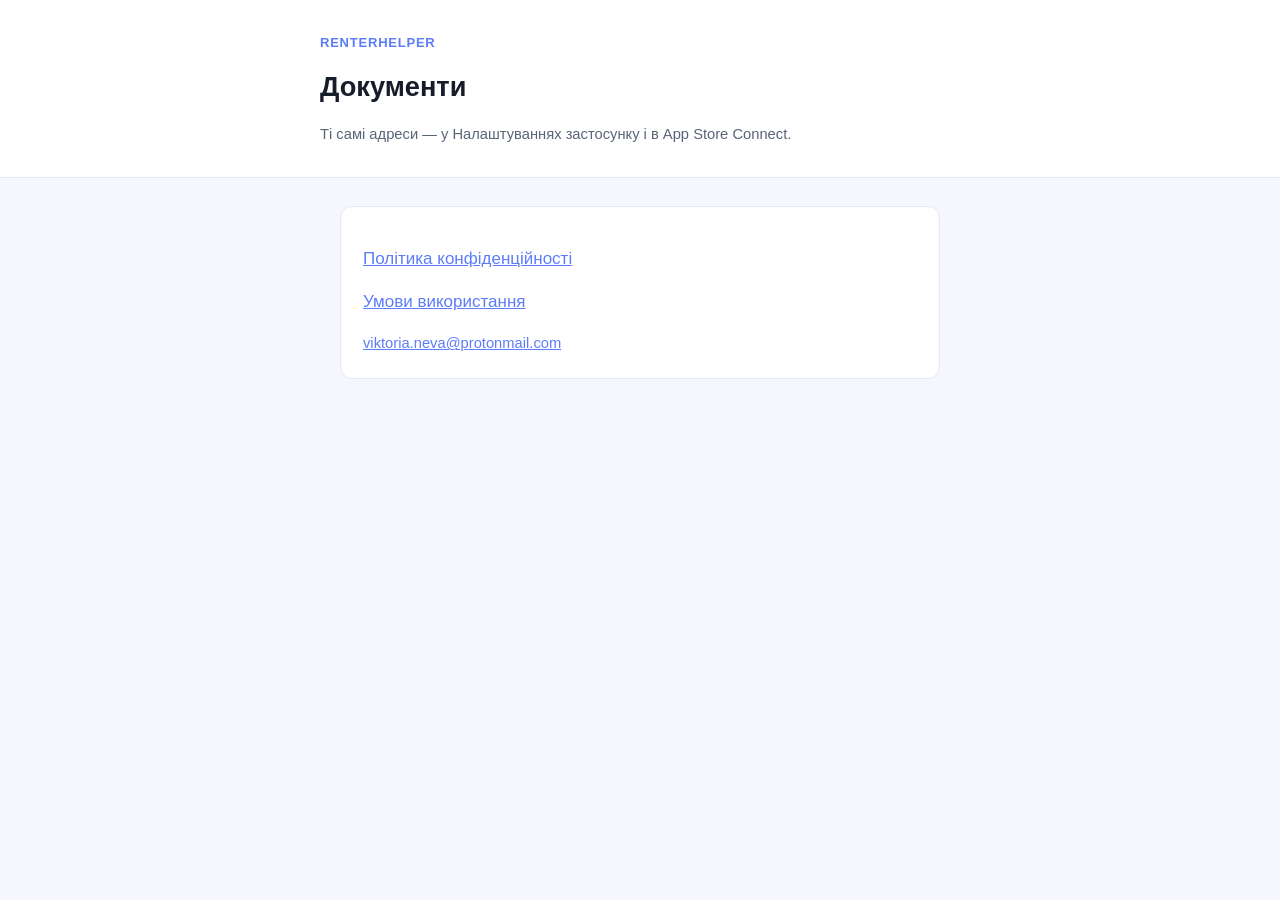
<file: index.html>
<!DOCTYPE html>
<html lang="uk">
<head>
  <meta charset="utf-8">
  <meta name="viewport" content="width=device-width, initial-scale=1">
  <title>RenterHelper</title>
  <link rel="stylesheet" href="style.css">
</head>
<body>
  <header>
    <div class="wrap">
      <p class="brand">RenterHelper</p>
      <h1>Документи</h1>
      <p class="updated">Ті самі адреси — у Налаштуваннях застосунку і в App Store Connect.</p>
    </div>
  </header>
  <main>
    <article>
      <p><a href="https://viktoriafox.github.io/renterhelper-legal/privacy.html">Політика конфіденційності</a></p>
      <p><a href="https://viktoriafox.github.io/renterhelper-legal/terms.html">Умови використання</a></p>
      <p class="muted"><a href="mailto:viktoria.neva@protonmail.com">viktoria.neva@protonmail.com</a></p>
    </article>
  </main>
</body>
</html>
</file>
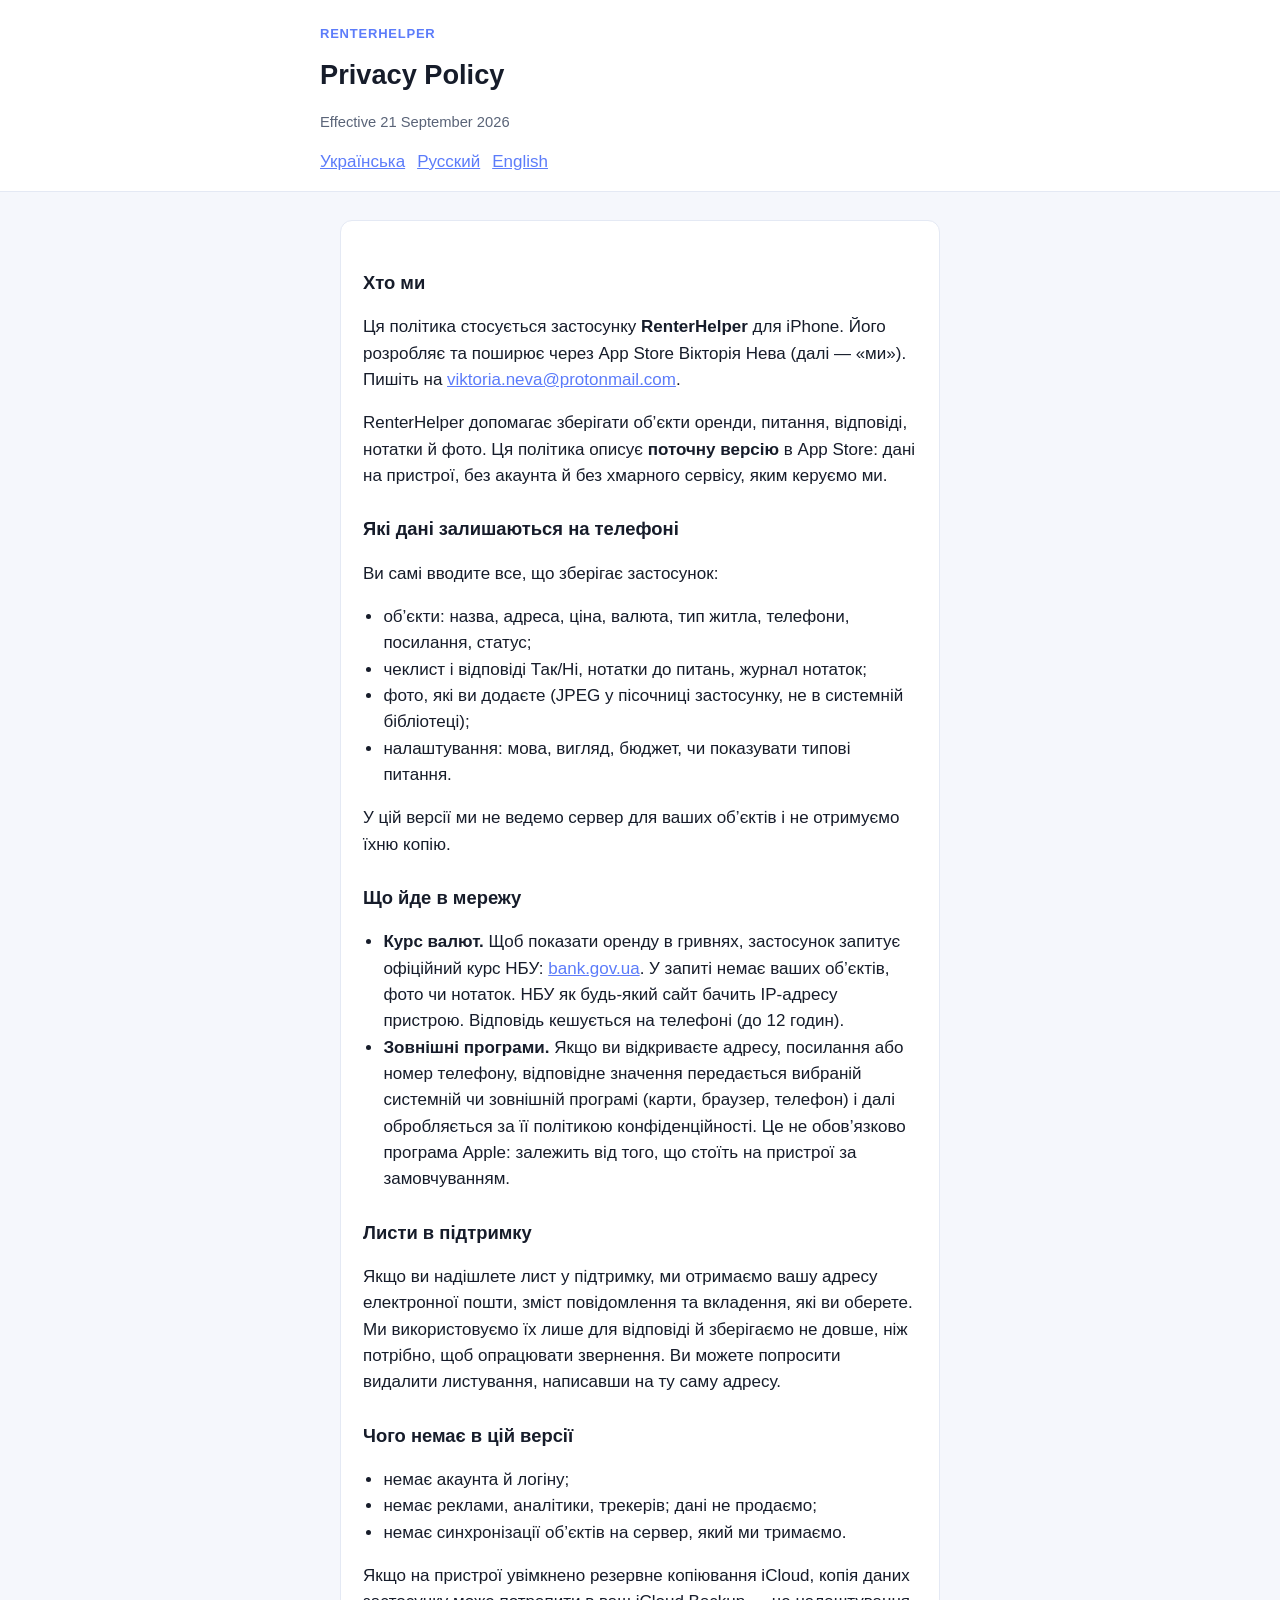
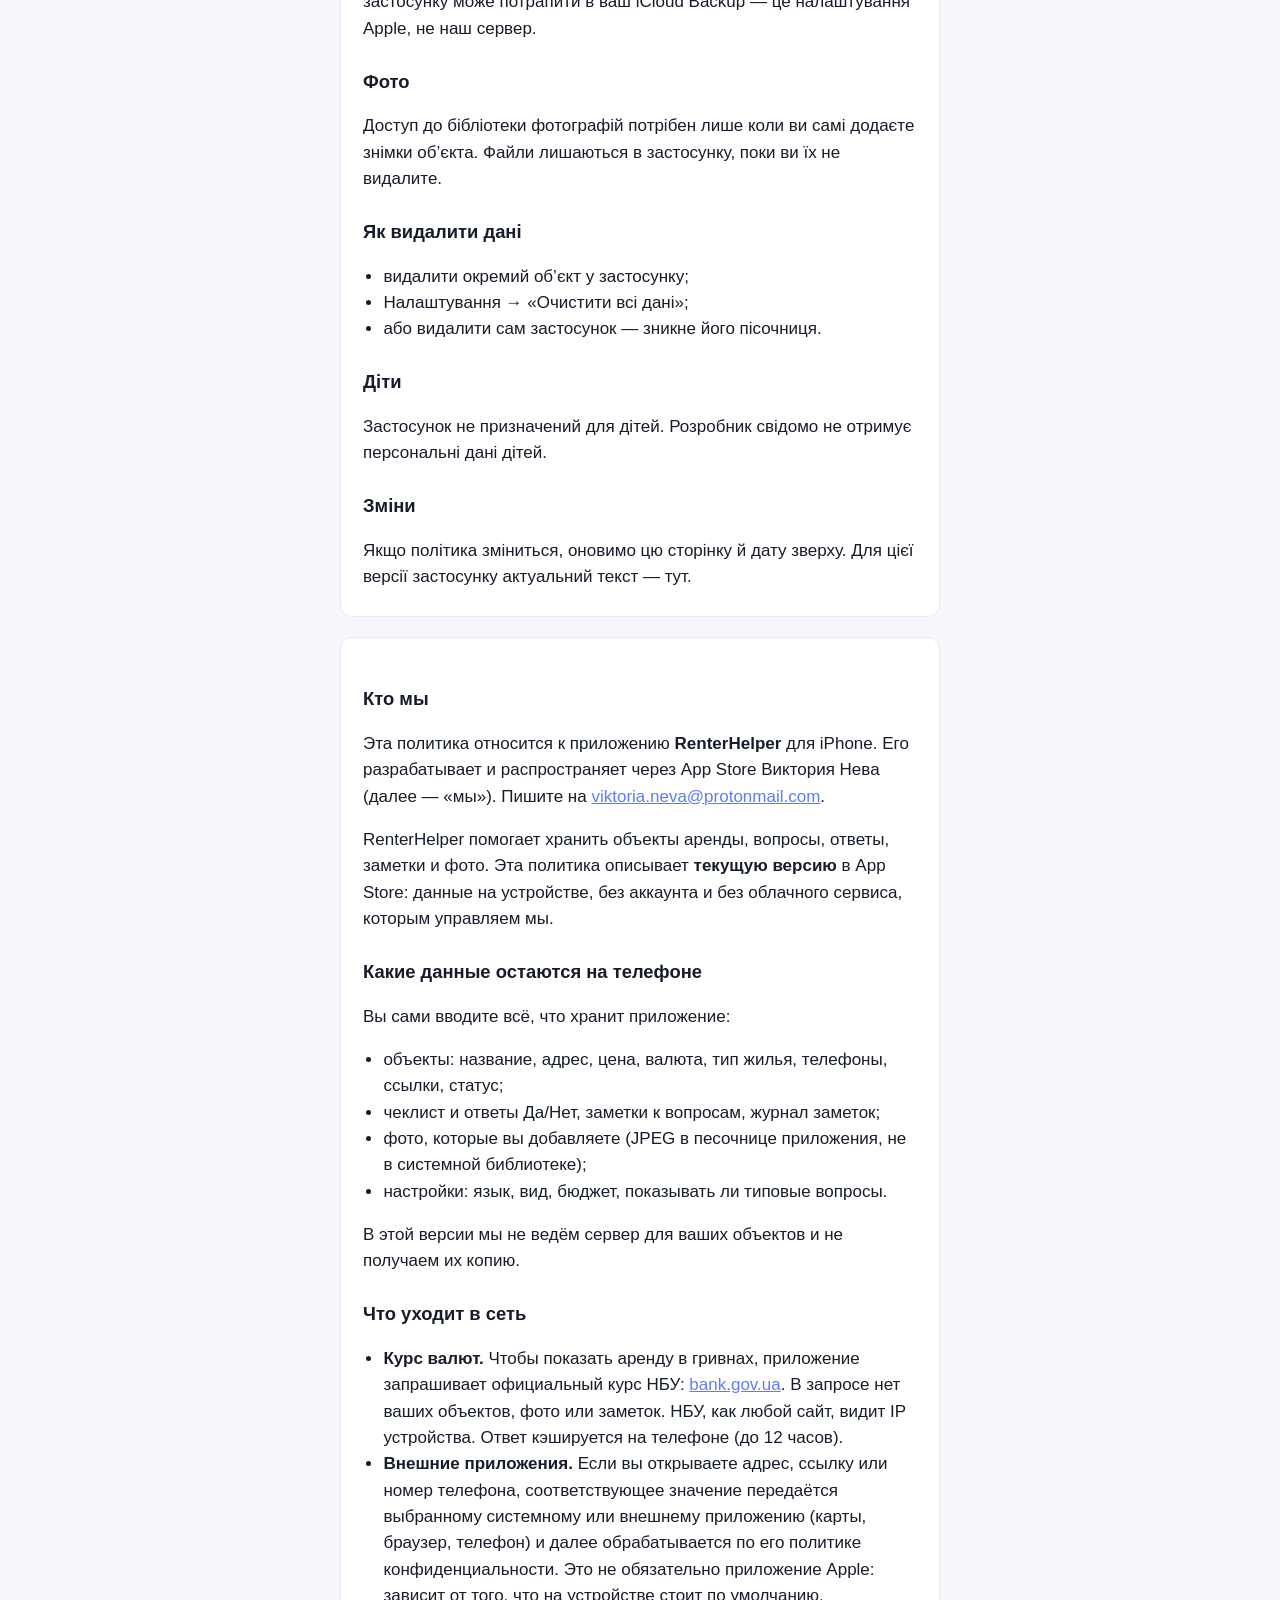
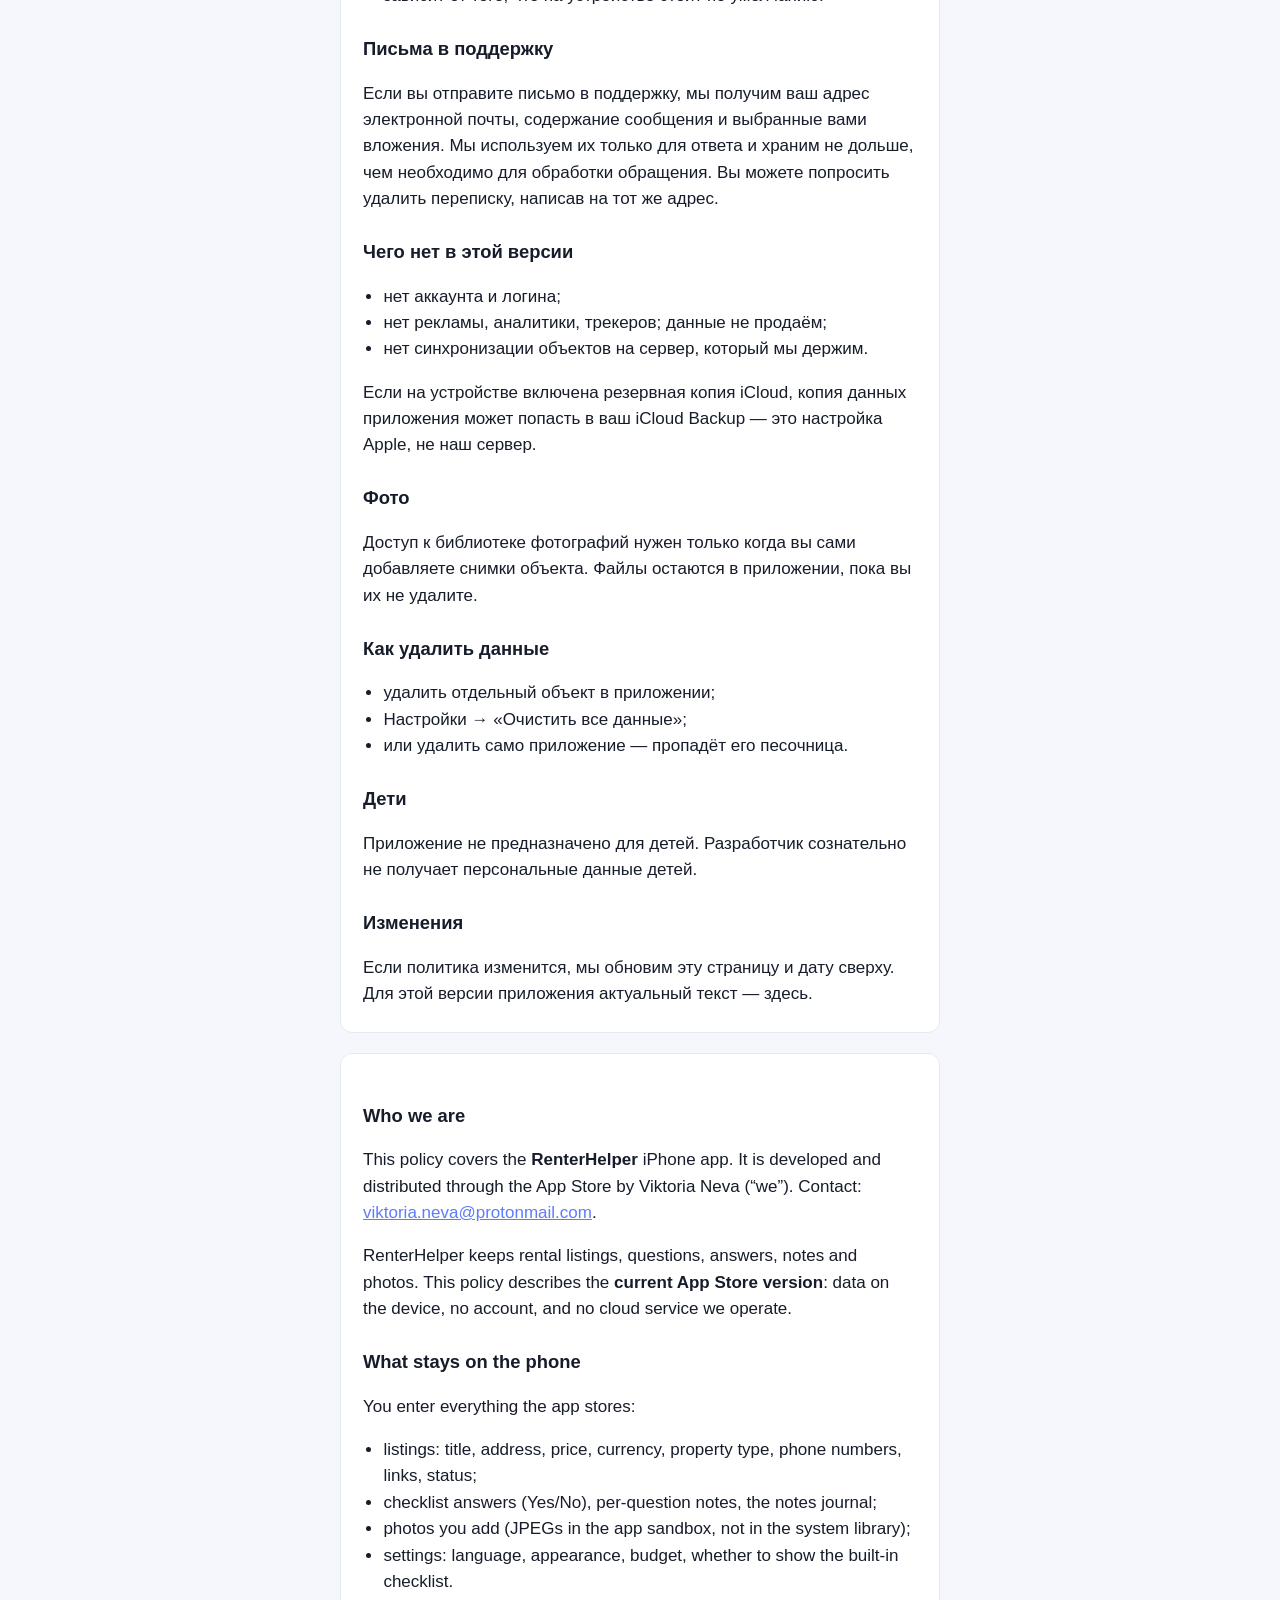
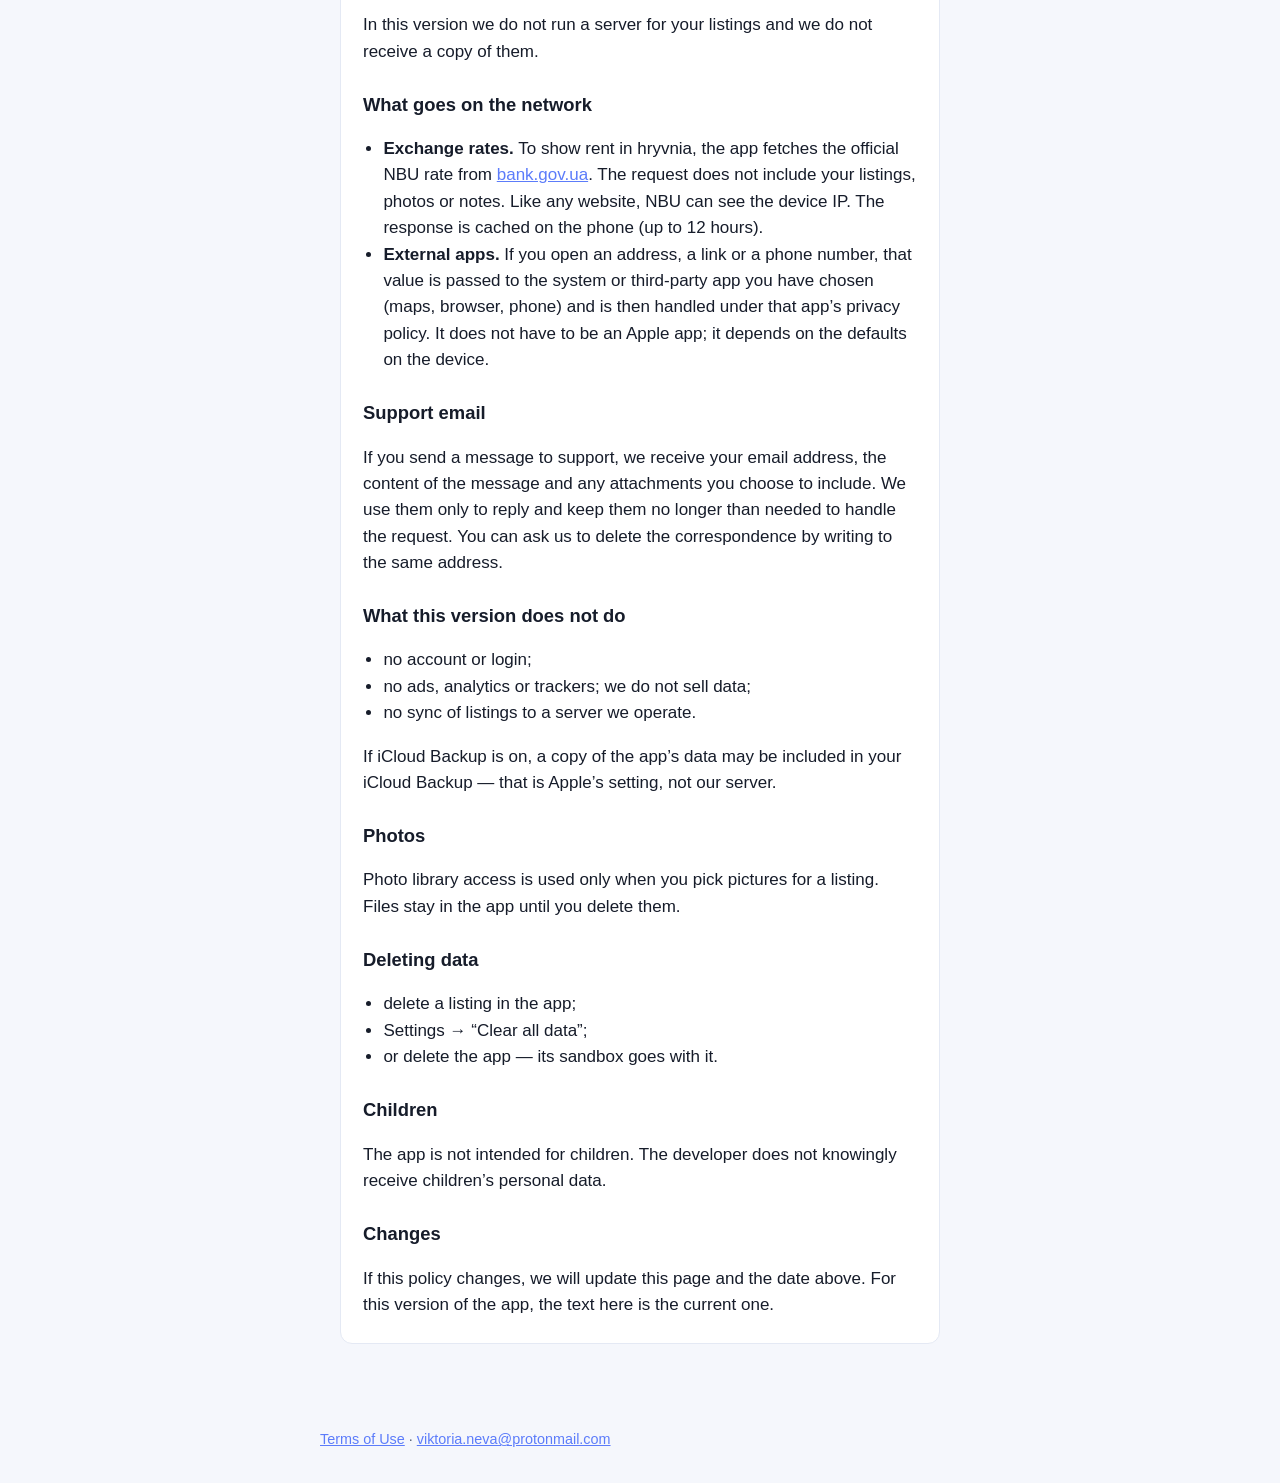
<file: privacy.html>
<!DOCTYPE html>
<html lang="uk">
<head>
  <meta charset="utf-8">
  <meta name="viewport" content="width=device-width, initial-scale=1">
  <title>Privacy Policy — RenterHelper</title>
  <link rel="stylesheet" href="style.css">
</head>
<body>
  <header>
    <div class="wrap">
      <a class="brand" href="index.html">RenterHelper</a>
      <h1>Privacy Policy</h1>
      <p class="updated">Effective 21 September 2026</p>
      <nav class="langs">
        <a href="#uk">Українська</a>
        <a href="#ru">Русский</a>
        <a href="#en">English</a>
      </nav>
    </div>
  </header>
  <main>
    <article id="uk" lang="uk">
      <h2>Хто ми</h2>
      <p>Ця політика стосується застосунку <strong>RenterHelper</strong> для iPhone. Його розробляє та поширює через App Store Вікторія Нева (далі — «ми»). Пишіть на <a href="mailto:viktoria.neva@protonmail.com">viktoria.neva@protonmail.com</a>.</p>
      <p>RenterHelper допомагає зберігати об’єкти оренди, питання, відповіді, нотатки й фото. Ця політика описує <strong>поточну версію</strong> в App Store: дані на пристрої, без акаунта й без хмарного сервісу, яким керуємо ми.</p>

      <h2>Які дані залишаються на телефоні</h2>
      <p>Ви самі вводите все, що зберігає застосунок:</p>
      <ul>
        <li>об’єкти: назва, адреса, ціна, валюта, тип житла, телефони, посилання, статус;</li>
        <li>чеклист і відповіді Так/Ні, нотатки до питань, журнал нотаток;</li>
        <li>фото, які ви додаєте (JPEG у пісочниці застосунку, не в системній бібліотеці);</li>
        <li>налаштування: мова, вигляд, бюджет, чи показувати типові питання.</li>
      </ul>
      <p>У цій версії ми не ведемо сервер для ваших об’єктів і не отримуємо їхню копію.</p>

      <h2>Що йде в мережу</h2>
      <ul>
        <li><strong>Курс валют.</strong> Щоб показати оренду в гривнях, застосунок запитує офіційний курс НБУ: <a href="https://bank.gov.ua/NBUStatService/v1/statdirectory/exchange?json">bank.gov.ua</a>. У запиті немає ваших об’єктів, фото чи нотаток. НБУ як будь-який сайт бачить IP-адресу пристрою. Відповідь кешується на телефоні (до 12 годин).</li>
        <li><strong>Зовнішні програми.</strong> Якщо ви відкриваєте адресу, посилання або номер телефону, відповідне значення передається вибраній системній чи зовнішній програмі (карти, браузер, телефон) і далі обробляється за її політикою конфіденційності. Це не обов’язково програма Apple: залежить від того, що стоїть на пристрої за замовчуванням.</li>
      </ul>

      <h2>Листи в підтримку</h2>
      <p>Якщо ви надішлете лист у підтримку, ми отримаємо вашу адресу електронної пошти, зміст повідомлення та вкладення, які ви оберете. Ми використовуємо їх лише для відповіді й зберігаємо не довше, ніж потрібно, щоб опрацювати звернення. Ви можете попросити видалити листування, написавши на ту саму адресу.</p>

      <h2>Чого немає в цій версії</h2>
      <ul>
        <li>немає акаунта й логіну;</li>
        <li>немає реклами, аналітики, трекерів; дані не продаємо;</li>
        <li>немає синхронізації об’єктів на сервер, який ми тримаємо.</li>
      </ul>
      <p>Якщо на пристрої увімкнено резервне копіювання iCloud, копія даних застосунку може потрапити в ваш iCloud Backup — це налаштування Apple, не наш сервер.</p>

      <h2>Фото</h2>
      <p>Доступ до бібліотеки фотографій потрібен лише коли ви самі додаєте знімки об’єкта. Файли лишаються в застосунку, поки ви їх не видалите.</p>

      <h2>Як видалити дані</h2>
      <ul>
        <li>видалити окремий об’єкт у застосунку;</li>
        <li>Налаштування → «Очистити всі дані»;</li>
        <li>або видалити сам застосунок — зникне його пісочниця.</li>
      </ul>

      <h2>Діти</h2>
      <p>Застосунок не призначений для дітей. Розробник свідомо не отримує персональні дані дітей.</p>

      <h2>Зміни</h2>
      <p>Якщо політика зміниться, оновимо цю сторінку й дату зверху. Для цієї версії застосунку актуальний текст — тут.</p>
    </article>

    <article id="ru" lang="ru">
      <h2>Кто мы</h2>
      <p>Эта политика относится к приложению <strong>RenterHelper</strong> для iPhone. Его разрабатывает и распространяет через App Store Виктория Нева (далее — «мы»). Пишите на <a href="mailto:viktoria.neva@protonmail.com">viktoria.neva@protonmail.com</a>.</p>
      <p>RenterHelper помогает хранить объекты аренды, вопросы, ответы, заметки и фото. Эта политика описывает <strong>текущую версию</strong> в App Store: данные на устройстве, без аккаунта и без облачного сервиса, которым управляем мы.</p>

      <h2>Какие данные остаются на телефоне</h2>
      <p>Вы сами вводите всё, что хранит приложение:</p>
      <ul>
        <li>объекты: название, адрес, цена, валюта, тип жилья, телефоны, ссылки, статус;</li>
        <li>чеклист и ответы Да/Нет, заметки к вопросам, журнал заметок;</li>
        <li>фото, которые вы добавляете (JPEG в песочнице приложения, не в системной библиотеке);</li>
        <li>настройки: язык, вид, бюджет, показывать ли типовые вопросы.</li>
      </ul>
      <p>В этой версии мы не ведём сервер для ваших объектов и не получаем их копию.</p>

      <h2>Что уходит в сеть</h2>
      <ul>
        <li><strong>Курс валют.</strong> Чтобы показать аренду в гривнах, приложение запрашивает официальный курс НБУ: <a href="https://bank.gov.ua/NBUStatService/v1/statdirectory/exchange?json">bank.gov.ua</a>. В запросе нет ваших объектов, фото или заметок. НБУ, как любой сайт, видит IP устройства. Ответ кэшируется на телефоне (до 12 часов).</li>
        <li><strong>Внешние приложения.</strong> Если вы открываете адрес, ссылку или номер телефона, соответствующее значение передаётся выбранному системному или внешнему приложению (карты, браузер, телефон) и далее обрабатывается по его политике конфиденциальности. Это не обязательно приложение Apple: зависит от того, что на устройстве стоит по умолчанию.</li>
      </ul>

      <h2>Письма в поддержку</h2>
      <p>Если вы отправите письмо в поддержку, мы получим ваш адрес электронной почты, содержание сообщения и выбранные вами вложения. Мы используем их только для ответа и храним не дольше, чем необходимо для обработки обращения. Вы можете попросить удалить переписку, написав на тот же адрес.</p>

      <h2>Чего нет в этой версии</h2>
      <ul>
        <li>нет аккаунта и логина;</li>
        <li>нет рекламы, аналитики, трекеров; данные не продаём;</li>
        <li>нет синхронизации объектов на сервер, который мы держим.</li>
      </ul>
      <p>Если на устройстве включена резервная копия iCloud, копия данных приложения может попасть в ваш iCloud Backup — это настройка Apple, не наш сервер.</p>

      <h2>Фото</h2>
      <p>Доступ к библиотеке фотографий нужен только когда вы сами добавляете снимки объекта. Файлы остаются в приложении, пока вы их не удалите.</p>

      <h2>Как удалить данные</h2>
      <ul>
        <li>удалить отдельный объект в приложении;</li>
        <li>Настройки → «Очистить все данные»;</li>
        <li>или удалить само приложение — пропадёт его песочница.</li>
      </ul>

      <h2>Дети</h2>
      <p>Приложение не предназначено для детей. Разработчик сознательно не получает персональные данные детей.</p>

      <h2>Изменения</h2>
      <p>Если политика изменится, мы обновим эту страницу и дату сверху. Для этой версии приложения актуальный текст — здесь.</p>
    </article>

    <article id="en" lang="en">
      <h2>Who we are</h2>
      <p>This policy covers the <strong>RenterHelper</strong> iPhone app. It is developed and distributed through the App Store by Viktoria Neva (“we”). Contact: <a href="mailto:viktoria.neva@protonmail.com">viktoria.neva@protonmail.com</a>.</p>
      <p>RenterHelper keeps rental listings, questions, answers, notes and photos. This policy describes the <strong>current App Store version</strong>: data on the device, no account, and no cloud service we operate.</p>

      <h2>What stays on the phone</h2>
      <p>You enter everything the app stores:</p>
      <ul>
        <li>listings: title, address, price, currency, property type, phone numbers, links, status;</li>
        <li>checklist answers (Yes/No), per-question notes, the notes journal;</li>
        <li>photos you add (JPEGs in the app sandbox, not in the system library);</li>
        <li>settings: language, appearance, budget, whether to show the built-in checklist.</li>
      </ul>
      <p>In this version we do not run a server for your listings and we do not receive a copy of them.</p>

      <h2>What goes on the network</h2>
      <ul>
        <li><strong>Exchange rates.</strong> To show rent in hryvnia, the app fetches the official NBU rate from <a href="https://bank.gov.ua/NBUStatService/v1/statdirectory/exchange?json">bank.gov.ua</a>. The request does not include your listings, photos or notes. Like any website, NBU can see the device IP. The response is cached on the phone (up to 12 hours).</li>
        <li><strong>External apps.</strong> If you open an address, a link or a phone number, that value is passed to the system or third-party app you have chosen (maps, browser, phone) and is then handled under that app’s privacy policy. It does not have to be an Apple app; it depends on the defaults on the device.</li>
      </ul>

      <h2>Support email</h2>
      <p>If you send a message to support, we receive your email address, the content of the message and any attachments you choose to include. We use them only to reply and keep them no longer than needed to handle the request. You can ask us to delete the correspondence by writing to the same address.</p>

      <h2>What this version does not do</h2>
      <ul>
        <li>no account or login;</li>
        <li>no ads, analytics or trackers; we do not sell data;</li>
        <li>no sync of listings to a server we operate.</li>
      </ul>
      <p>If iCloud Backup is on, a copy of the app’s data may be included in your iCloud Backup — that is Apple’s setting, not our server.</p>

      <h2>Photos</h2>
      <p>Photo library access is used only when you pick pictures for a listing. Files stay in the app until you delete them.</p>

      <h2>Deleting data</h2>
      <ul>
        <li>delete a listing in the app;</li>
        <li>Settings → “Clear all data”;</li>
        <li>or delete the app — its sandbox goes with it.</li>
      </ul>

      <h2>Children</h2>
      <p>The app is not intended for children. The developer does not knowingly receive children’s personal data.</p>

      <h2>Changes</h2>
      <p>If this policy changes, we will update this page and the date above. For this version of the app, the text here is the current one.</p>
    </article>
  </main>
  <footer>
    <div class="wrap">
      <a href="https://viktoriafox.github.io/renterhelper-legal/terms.html">Terms of Use</a>
      ·
      <a href="mailto:viktoria.neva@protonmail.com">viktoria.neva@protonmail.com</a>
    </div>
  </footer>
</body>
</html>
</file>
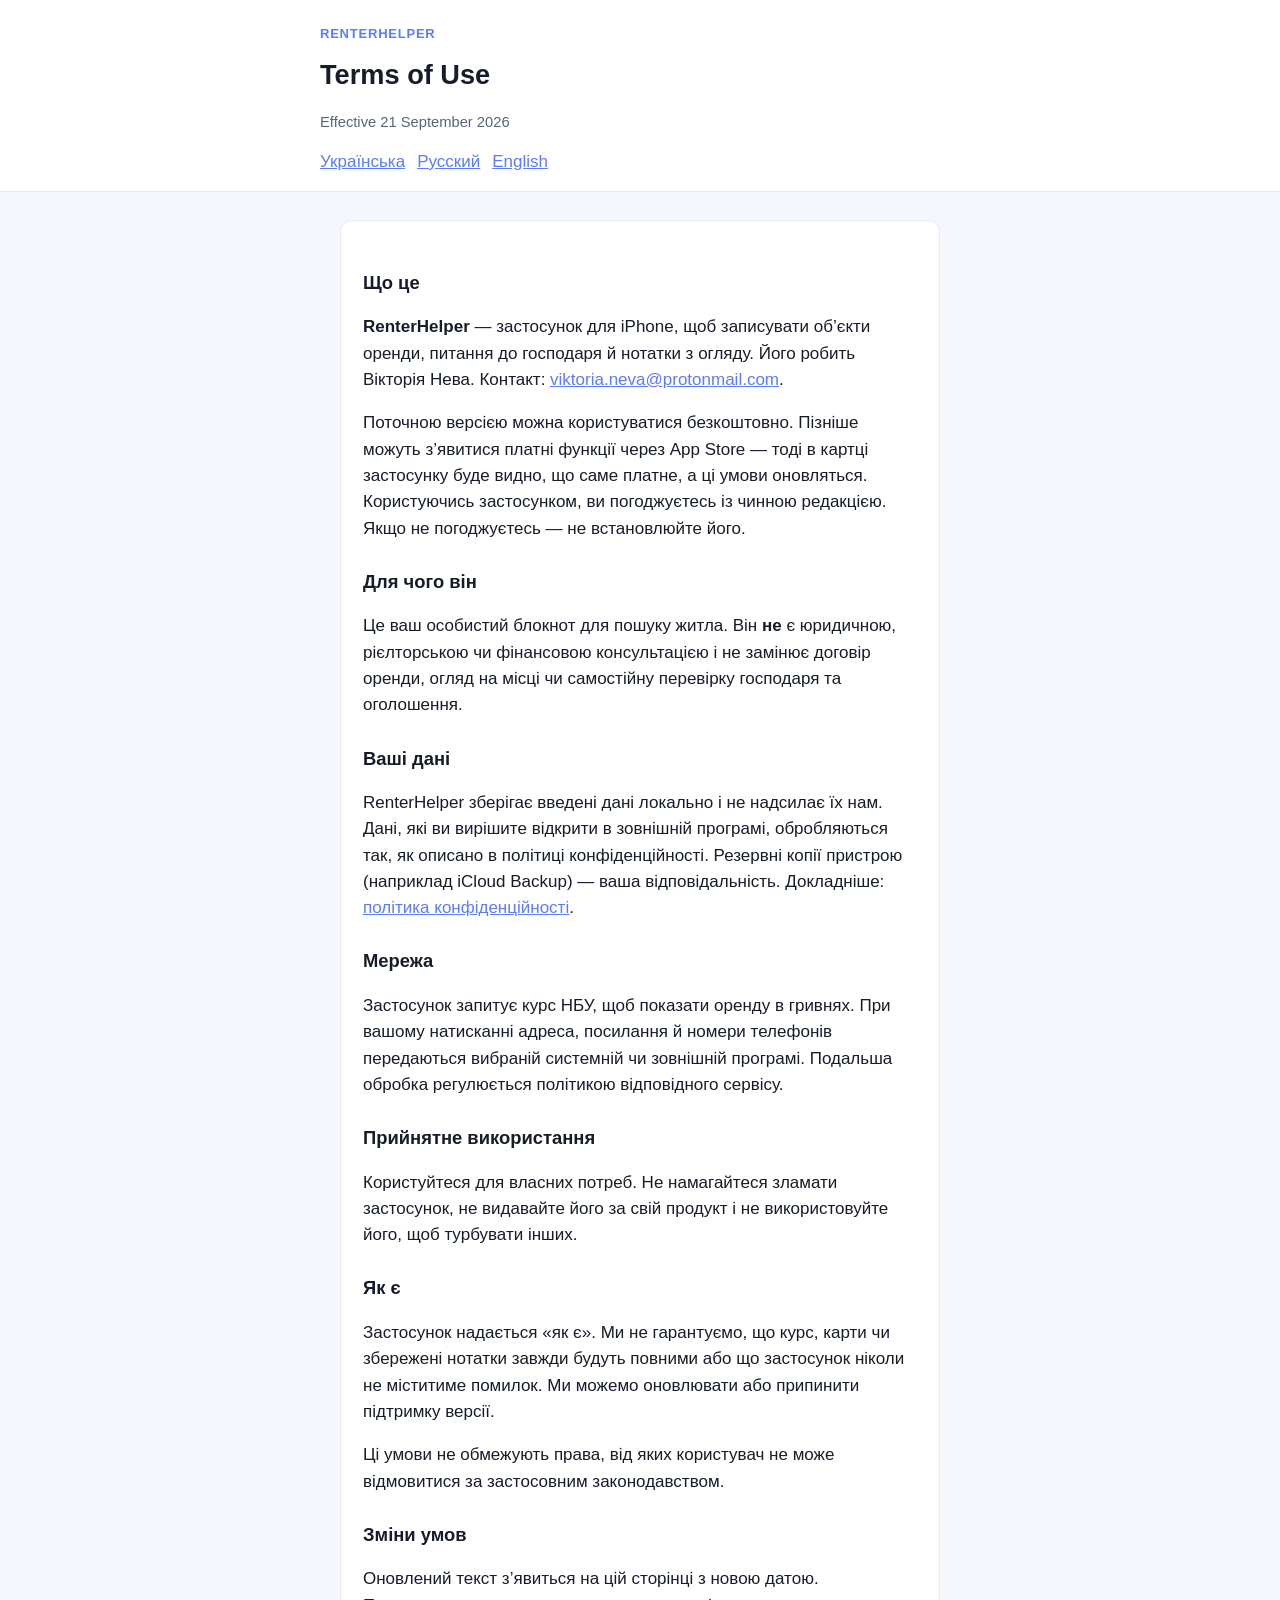
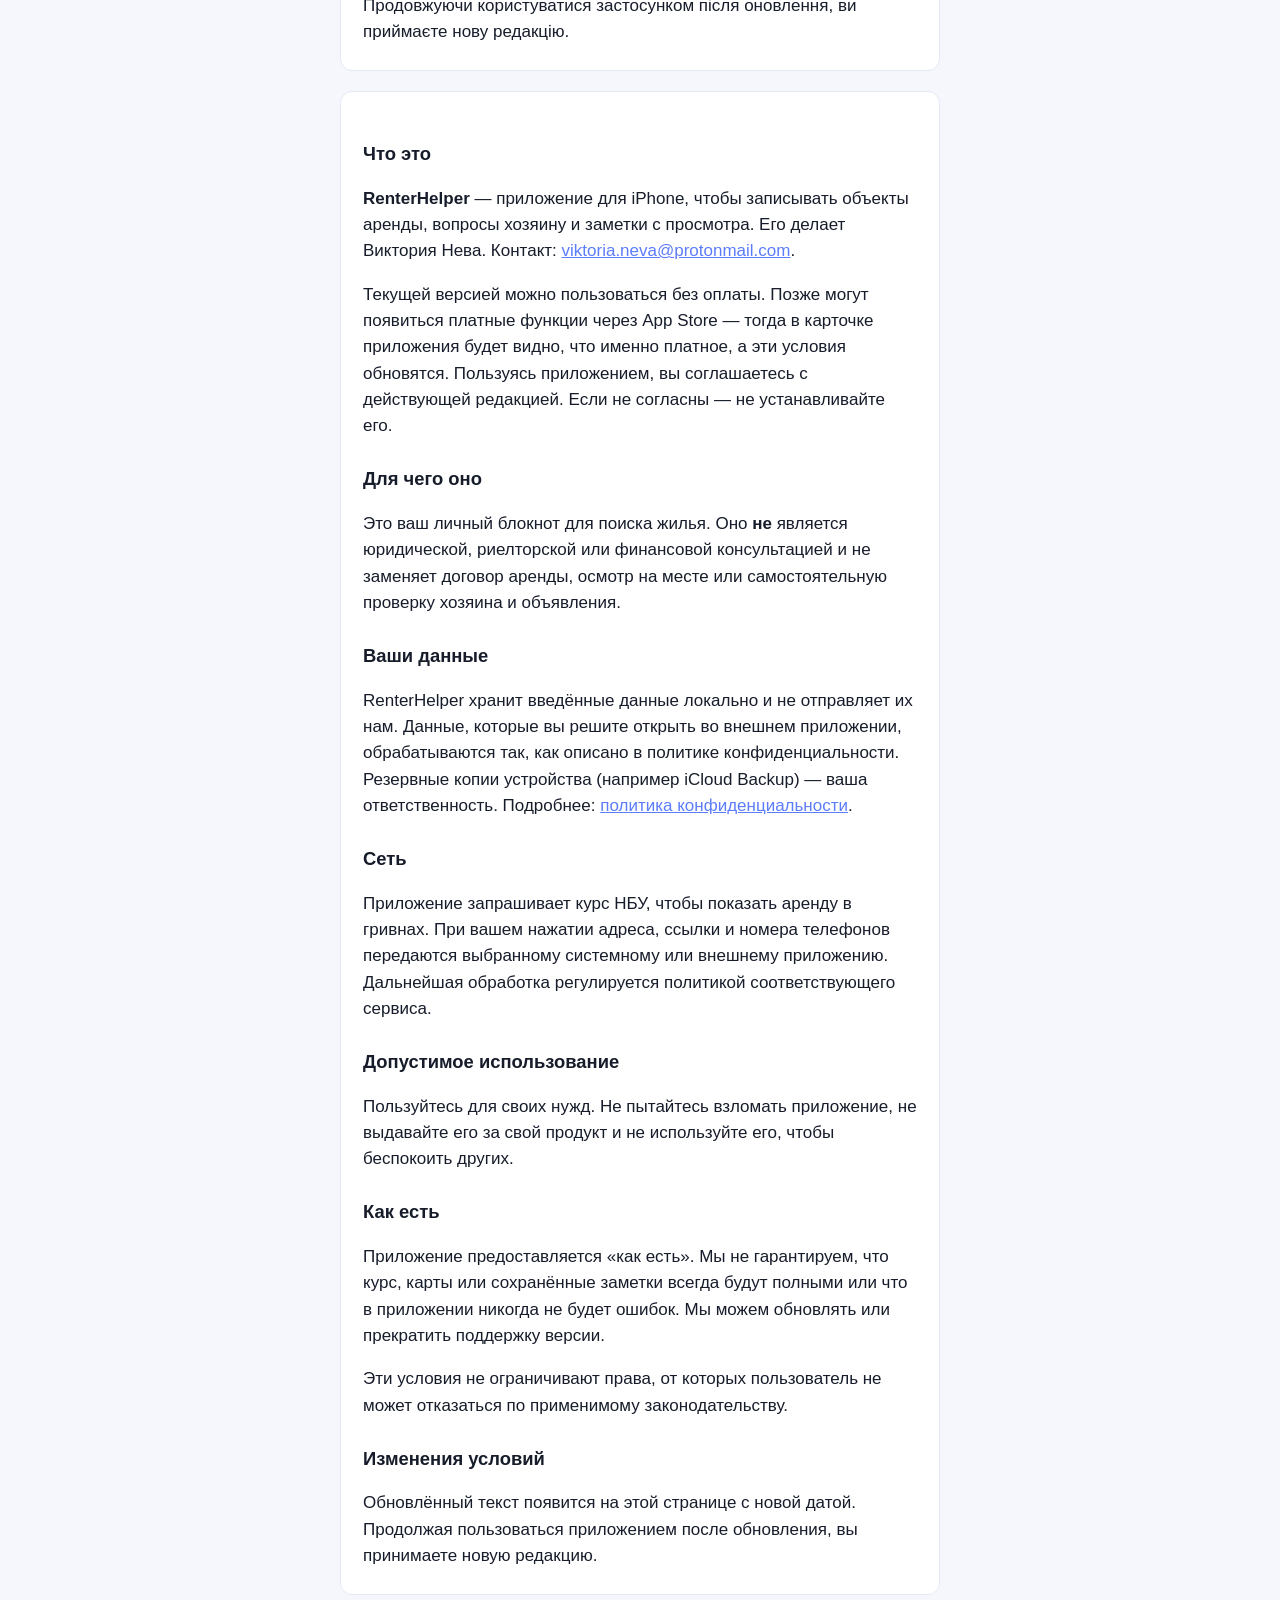
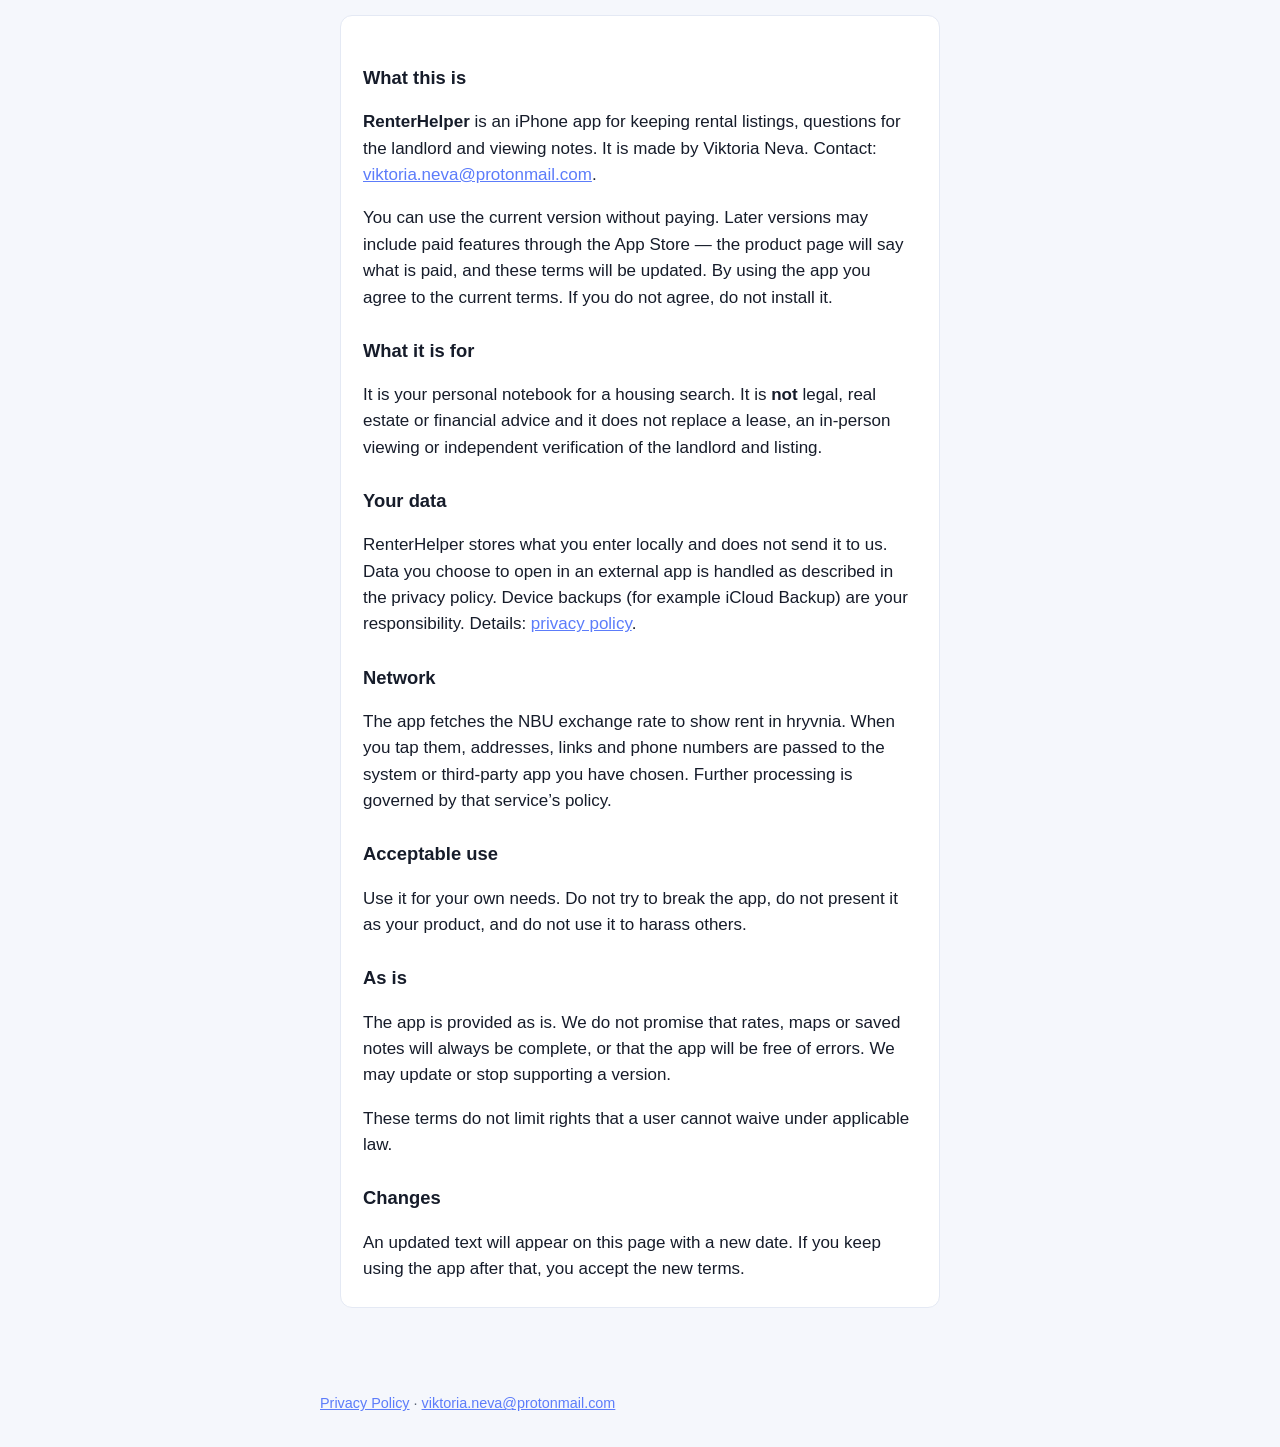
<file: terms.html>
<!DOCTYPE html>
<html lang="uk">
<head>
  <meta charset="utf-8">
  <meta name="viewport" content="width=device-width, initial-scale=1">
  <title>Terms of Use — RenterHelper</title>
  <link rel="stylesheet" href="style.css">
</head>
<body>
  <header>
    <div class="wrap">
      <a class="brand" href="index.html">RenterHelper</a>
      <h1>Terms of Use</h1>
      <p class="updated">Effective 21 September 2026</p>
      <nav class="langs">
        <a href="#uk">Українська</a>
        <a href="#ru">Русский</a>
        <a href="#en">English</a>
      </nav>
    </div>
  </header>
  <main>
    <article id="uk" lang="uk">
      <h2>Що це</h2>
      <p><strong>RenterHelper</strong> — застосунок для iPhone, щоб записувати об’єкти оренди, питання до господаря й нотатки з огляду. Його робить Вікторія Нева. Контакт: <a href="mailto:viktoria.neva@protonmail.com">viktoria.neva@protonmail.com</a>.</p>
      <p>Поточною версією можна користуватися безкоштовно. Пізніше можуть з’явитися платні функції через App Store — тоді в картці застосунку буде видно, що саме платне, а ці умови оновляться. Користуючись застосунком, ви погоджуєтесь із чинною редакцією. Якщо не погоджуєтесь — не встановлюйте його.</p>

      <h2>Для чого він</h2>
      <p>Це ваш особистий блокнот для пошуку житла. Він <strong>не</strong> є юридичною, рієлторською чи фінансовою консультацією і не замінює договір оренди, огляд на місці чи самостійну перевірку господаря та оголошення.</p>

      <h2>Ваші дані</h2>
      <p>RenterHelper зберігає введені дані локально і не надсилає їх нам. Дані, які ви вирішите відкрити в зовнішній програмі, обробляються так, як описано в політиці конфіденційності. Резервні копії пристрою (наприклад iCloud Backup) — ваша відповідальність. Докладніше: <a href="https://viktoriafox.github.io/renterhelper-legal/privacy.html">політика конфіденційності</a>.</p>

      <h2>Мережа</h2>
      <p>Застосунок запитує курс НБУ, щоб показати оренду в гривнях. При вашому натисканні адреса, посилання й номери телефонів передаються вибраній системній чи зовнішній програмі. Подальша обробка регулюється політикою відповідного сервісу.</p>

      <h2>Прийнятне використання</h2>
      <p>Користуйтеся для власних потреб. Не намагайтеся зламати застосунок, не видавайте його за свій продукт і не використовуйте його, щоб турбувати інших.</p>

      <h2>Як є</h2>
      <p>Застосунок надається «як є». Ми не гарантуємо, що курс, карти чи збережені нотатки завжди будуть повними або що застосунок ніколи не міститиме помилок. Ми можемо оновлювати або припинити підтримку версії.</p>
      <p>Ці умови не обмежують права, від яких користувач не може відмовитися за застосовним законодавством.</p>

      <h2>Зміни умов</h2>
      <p>Оновлений текст з’явиться на цій сторінці з новою датою. Продовжуючи користуватися застосунком після оновлення, ви приймаєте нову редакцію.</p>
    </article>

    <article id="ru" lang="ru">
      <h2>Что это</h2>
      <p><strong>RenterHelper</strong> — приложение для iPhone, чтобы записывать объекты аренды, вопросы хозяину и заметки с просмотра. Его делает Виктория Нева. Контакт: <a href="mailto:viktoria.neva@protonmail.com">viktoria.neva@protonmail.com</a>.</p>
      <p>Текущей версией можно пользоваться без оплаты. Позже могут появиться платные функции через App Store — тогда в карточке приложения будет видно, что именно платное, а эти условия обновятся. Пользуясь приложением, вы соглашаетесь с действующей редакцией. Если не согласны — не устанавливайте его.</p>

      <h2>Для чего оно</h2>
      <p>Это ваш личный блокнот для поиска жилья. Оно <strong>не</strong> является юридической, риелторской или финансовой консультацией и не заменяет договор аренды, осмотр на месте или самостоятельную проверку хозяина и объявления.</p>

      <h2>Ваши данные</h2>
      <p>RenterHelper хранит введённые данные локально и не отправляет их нам. Данные, которые вы решите открыть во внешнем приложении, обрабатываются так, как описано в политике конфиденциальности. Резервные копии устройства (например iCloud Backup) — ваша ответственность. Подробнее: <a href="https://viktoriafox.github.io/renterhelper-legal/privacy.html">политика конфиденциальности</a>.</p>

      <h2>Сеть</h2>
      <p>Приложение запрашивает курс НБУ, чтобы показать аренду в гривнах. При вашем нажатии адреса, ссылки и номера телефонов передаются выбранному системному или внешнему приложению. Дальнейшая обработка регулируется политикой соответствующего сервиса.</p>

      <h2>Допустимое использование</h2>
      <p>Пользуйтесь для своих нужд. Не пытайтесь взломать приложение, не выдавайте его за свой продукт и не используйте его, чтобы беспокоить других.</p>

      <h2>Как есть</h2>
      <p>Приложение предоставляется «как есть». Мы не гарантируем, что курс, карты или сохранённые заметки всегда будут полными или что в приложении никогда не будет ошибок. Мы можем обновлять или прекратить поддержку версии.</p>
      <p>Эти условия не ограничивают права, от которых пользователь не может отказаться по применимому законодательству.</p>

      <h2>Изменения условий</h2>
      <p>Обновлённый текст появится на этой странице с новой датой. Продолжая пользоваться приложением после обновления, вы принимаете новую редакцию.</p>
    </article>

    <article id="en" lang="en">
      <h2>What this is</h2>
      <p><strong>RenterHelper</strong> is an iPhone app for keeping rental listings, questions for the landlord and viewing notes. It is made by Viktoria Neva. Contact: <a href="mailto:viktoria.neva@protonmail.com">viktoria.neva@protonmail.com</a>.</p>
      <p>You can use the current version without paying. Later versions may include paid features through the App Store — the product page will say what is paid, and these terms will be updated. By using the app you agree to the current terms. If you do not agree, do not install it.</p>

      <h2>What it is for</h2>
      <p>It is your personal notebook for a housing search. It is <strong>not</strong> legal, real estate or financial advice and it does not replace a lease, an in-person viewing or independent verification of the landlord and listing.</p>

      <h2>Your data</h2>
      <p>RenterHelper stores what you enter locally and does not send it to us. Data you choose to open in an external app is handled as described in the privacy policy. Device backups (for example iCloud Backup) are your responsibility. Details: <a href="https://viktoriafox.github.io/renterhelper-legal/privacy.html">privacy policy</a>.</p>

      <h2>Network</h2>
      <p>The app fetches the NBU exchange rate to show rent in hryvnia. When you tap them, addresses, links and phone numbers are passed to the system or third-party app you have chosen. Further processing is governed by that service’s policy.</p>

      <h2>Acceptable use</h2>
      <p>Use it for your own needs. Do not try to break the app, do not present it as your product, and do not use it to harass others.</p>

      <h2>As is</h2>
      <p>The app is provided as is. We do not promise that rates, maps or saved notes will always be complete, or that the app will be free of errors. We may update or stop supporting a version.</p>
      <p>These terms do not limit rights that a user cannot waive under applicable law.</p>

      <h2>Changes</h2>
      <p>An updated text will appear on this page with a new date. If you keep using the app after that, you accept the new terms.</p>
    </article>
  </main>
  <footer>
    <div class="wrap">
      <a href="https://viktoriafox.github.io/renterhelper-legal/privacy.html">Privacy Policy</a>
      ·
      <a href="mailto:viktoria.neva@protonmail.com">viktoria.neva@protonmail.com</a>
    </div>
  </footer>
</body>
</html>
</file>
<file: style.css>
:root {
  --accent: #5c7cfa;
  --text: #161c2a;
  --muted: #5a6478;
  --bg: #f5f7fc;
  --card: #ffffff;
  --line: #e4e9f4;
}

* { box-sizing: border-box; }
html { scroll-behavior: smooth; }
body {
  margin: 0;
  font: 17px/1.55 -apple-system, BlinkMacSystemFont, "Segoe UI", Roboto, sans-serif;
  color: var(--text);
  background: var(--bg);
}
header {
  background: var(--card);
  border-bottom: 1px solid var(--line);
  padding: 20px 20px 16px;
}
header .wrap, main, footer .wrap {
  max-width: 40rem;
  margin: 0 auto;
}
.brand {
  font-weight: 700;
  font-size: 13px;
  letter-spacing: 0.06em;
  text-transform: uppercase;
  color: var(--accent);
  text-decoration: none;
}
h1 { font-size: 1.7rem; margin: 8px 0 4px; }
.updated, .muted { color: var(--muted); font-size: 0.92rem; }
nav.langs {
  display: flex;
  gap: 12px;
  flex-wrap: wrap;
  margin-top: 12px;
}
nav.langs a { color: var(--accent); }
main { padding: 8px 20px 48px; }
article {
  background: var(--card);
  border: 1px solid var(--line);
  border-radius: 12px;
  padding: 22px 22px 8px;
  margin: 20px 0;
}
h2 { font-size: 1.15rem; margin-top: 1.4em; }
p, li { color: var(--text); }
ul { padding-left: 1.2em; }
a { color: var(--accent); }
footer {
  padding: 16px 20px 32px;
  color: var(--muted);
  font-size: 0.9rem;
}
footer a { color: var(--accent); }
</file>
